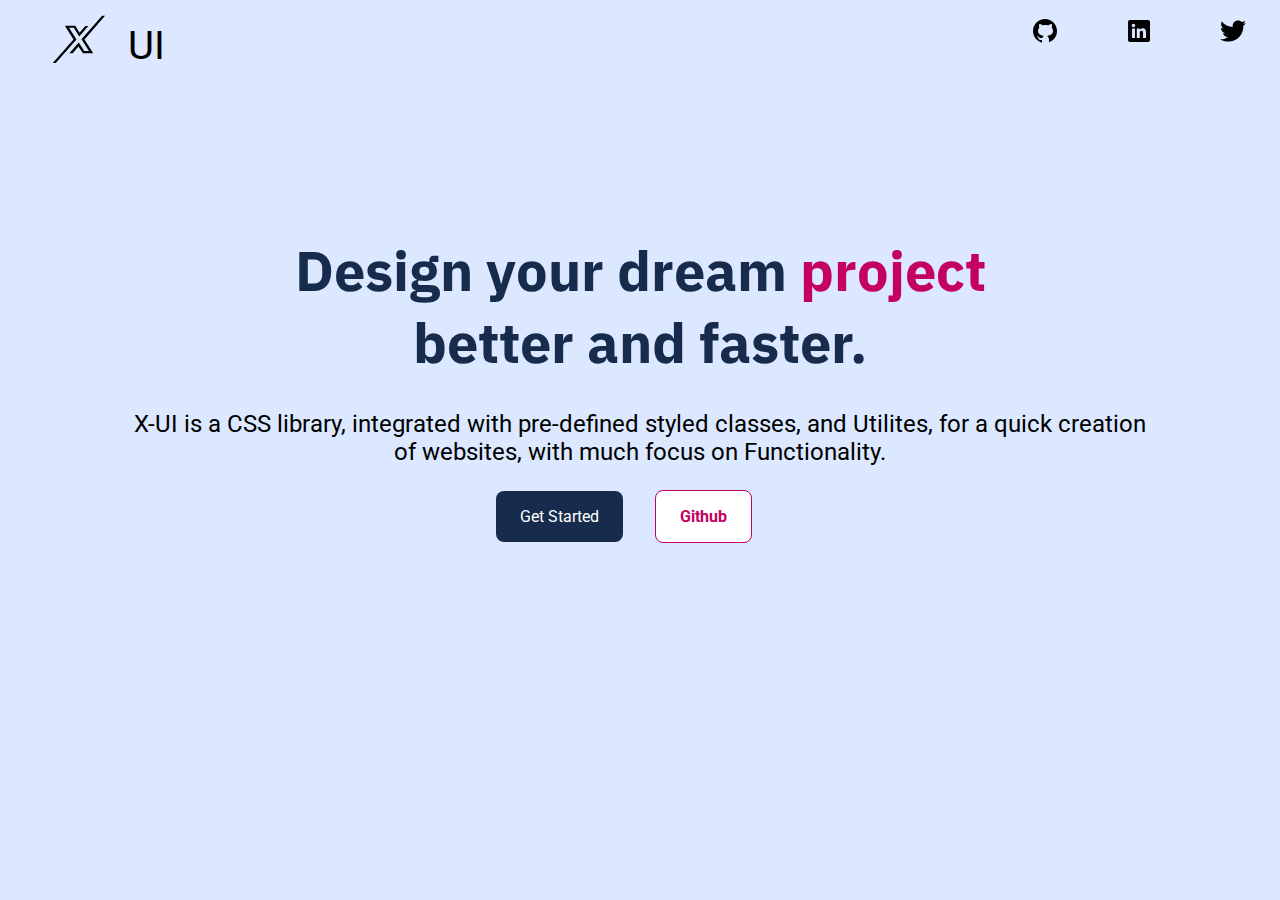
<file: index.html>
<!DOCTYPE html>
<html lang="en">
  <head>
    <meta charset="UTF-8" />
    <meta http-equiv="X-UA-Compatible" content="IE=edge" />
    <meta name="viewport" content="width=device-width, initial-scale=1.0" />
    <link rel="stylesheet" href="styles/index.css" />
    <link rel="stylesheet" href="styles/component.css" />
    <title>X UI</title>
  </head>
  <body>
    <main-header></main-header>
    <div class="hero">
      <h1>
        Design your dream <span>project</span><br />
        better and faster.
      </h1>
      <h3>
        X-UI is a CSS library, integrated with pre-defined styled classes, and
        Utilites, for a quick creation of websites, with much focus on
        Functionality.
      </h3>

      <div class="hero-btn">
        <a href="document.html" class="btn btn-primary">Get Started</a>
        <a href="https://github.com/kiranbabu7" class="btn btn-border"
          >Github</a
        >
      </div>
    </div>
    <script src="script/app.js"></script>
  </body>
</html>
</file>
<file: styles/index.css>
@import url("https://fonts.googleapis.com/css2?family=Roboto:wght@400;700&display=swap");
@import url("https://fonts.googleapis.com/css2?family=IBM+Plex+Sans:wght@700&display=swap");
* {
  padding: 0;
  margin: 0;
  -webkit-box-sizing: border-box;
          box-sizing: border-box;
}

body {
  font-size: 62.5%;
  font-family: "Roboto", sans-serif;
}

li {
  list-style: none;
}

a {
  text-decoration: none;
  color: black;
}

header {
  height: 10vh;
  display: -webkit-box;
  display: -ms-flexbox;
  display: flex;
  -webkit-box-pack: justify;
      -ms-flex-pack: justify;
          justify-content: space-between;
  background-color: #dbe8ff;
}

header .logo {
  display: -webkit-box;
  display: -ms-flexbox;
  display: flex;
  -webkit-box-pack: center;
      -ms-flex-pack: center;
          justify-content: center;
  -webkit-box-align: center;
      -ms-flex-align: center;
          align-items: center;
  padding-left: 2rem;
  font-size: 2.5rem;
  color: black;
}

header .logo img {
  height: 8rem;
  width: 6rem;
}

header ul {
  display: -webkit-box;
  display: -ms-flexbox;
  display: flex;
}

header ul li {
  padding: 1rem 2rem;
}

.hero {
  height: 90vh;
  -webkit-box-orient: vertical;
  -webkit-box-direction: normal;
      -ms-flex-direction: column;
          flex-direction: column;
  background-color: #dbe8ff;
}

.hero h1 {
  padding: 9rem 0 2rem 0;
  text-align: center;
  font-size: 3.5rem;
  font-family: "IBM Plex Sans", sans-serif;
  color: #172b4d;
}

.hero span {
  color: #c50063;
}

.hero h3 {
  margin: 0 8rem 1.5rem;
  font-size: 1.5rem;
  font-weight: 400;
  text-align: center;
}

.hero .hero-btn {
  display: -webkit-box;
  display: -ms-flexbox;
  display: flex;
  -webkit-box-pack: center;
      -ms-flex-pack: center;
          justify-content: center;
  -webkit-box-align: center;
      -ms-flex-align: center;
          align-items: center;
}

.hero .hero-btn a {
  margin-right: 2rem;
  font-size: 1rem;
}
/*# sourceMappingURL=index.css.map */
</file>
<file: styles/component.css>
.btn {
  padding: 1rem 1.5rem;
  border: none;
  border-radius: 0.5rem;
}

.btn-primary {
  background-color: #172b4d;
  color: white;
}

.btn-primary:hover {
  background-color: #0d192e;
}

.btn-secondary {
  background-color: #6c757d;
  color: white;
}

.btn-secondary:hover {
  background-color: #7a7a7a;
}

.btn-border {
  border: #c50063 1px solid;
  background-color: white;
  color: #c50063;
  font-weight: 700;
}

.btn-border:hover {
  background-color: #c50063;
  color: white;
}
/*# sourceMappingURL=component.css.map */
</file>
